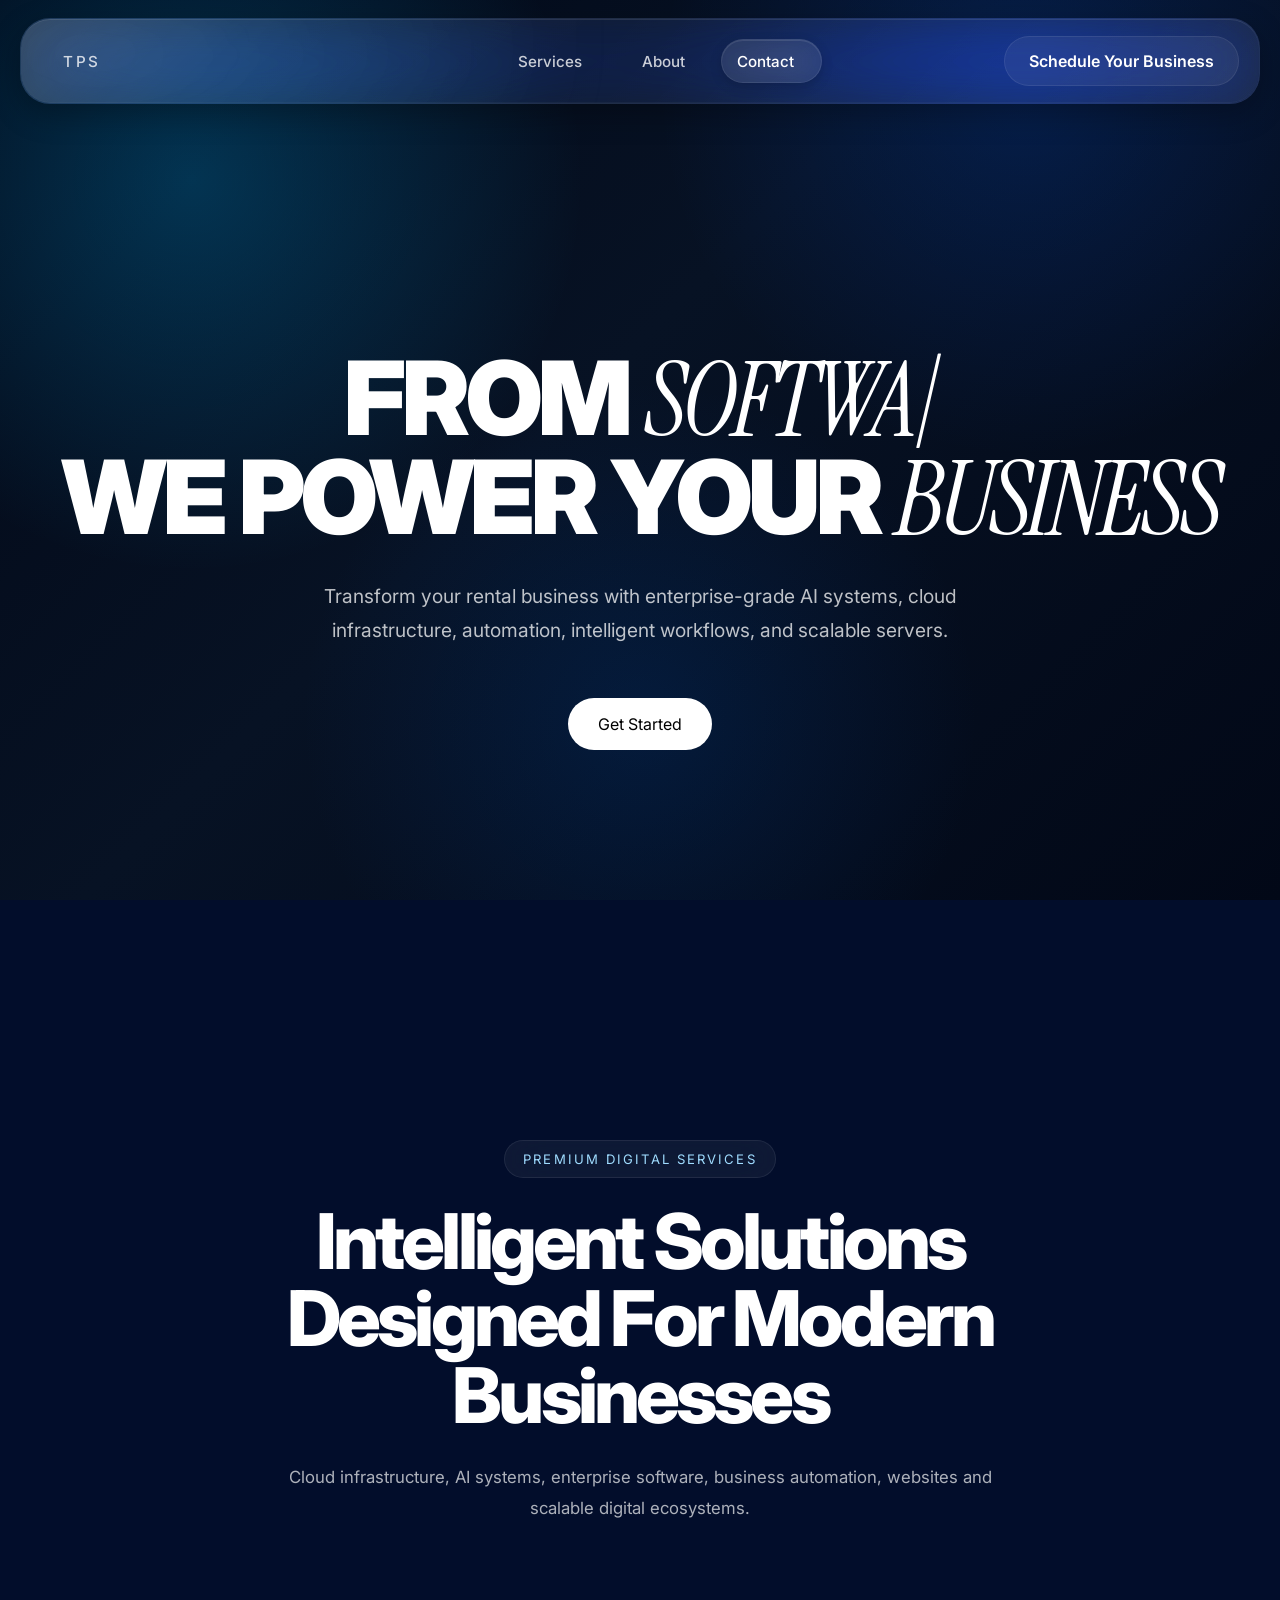
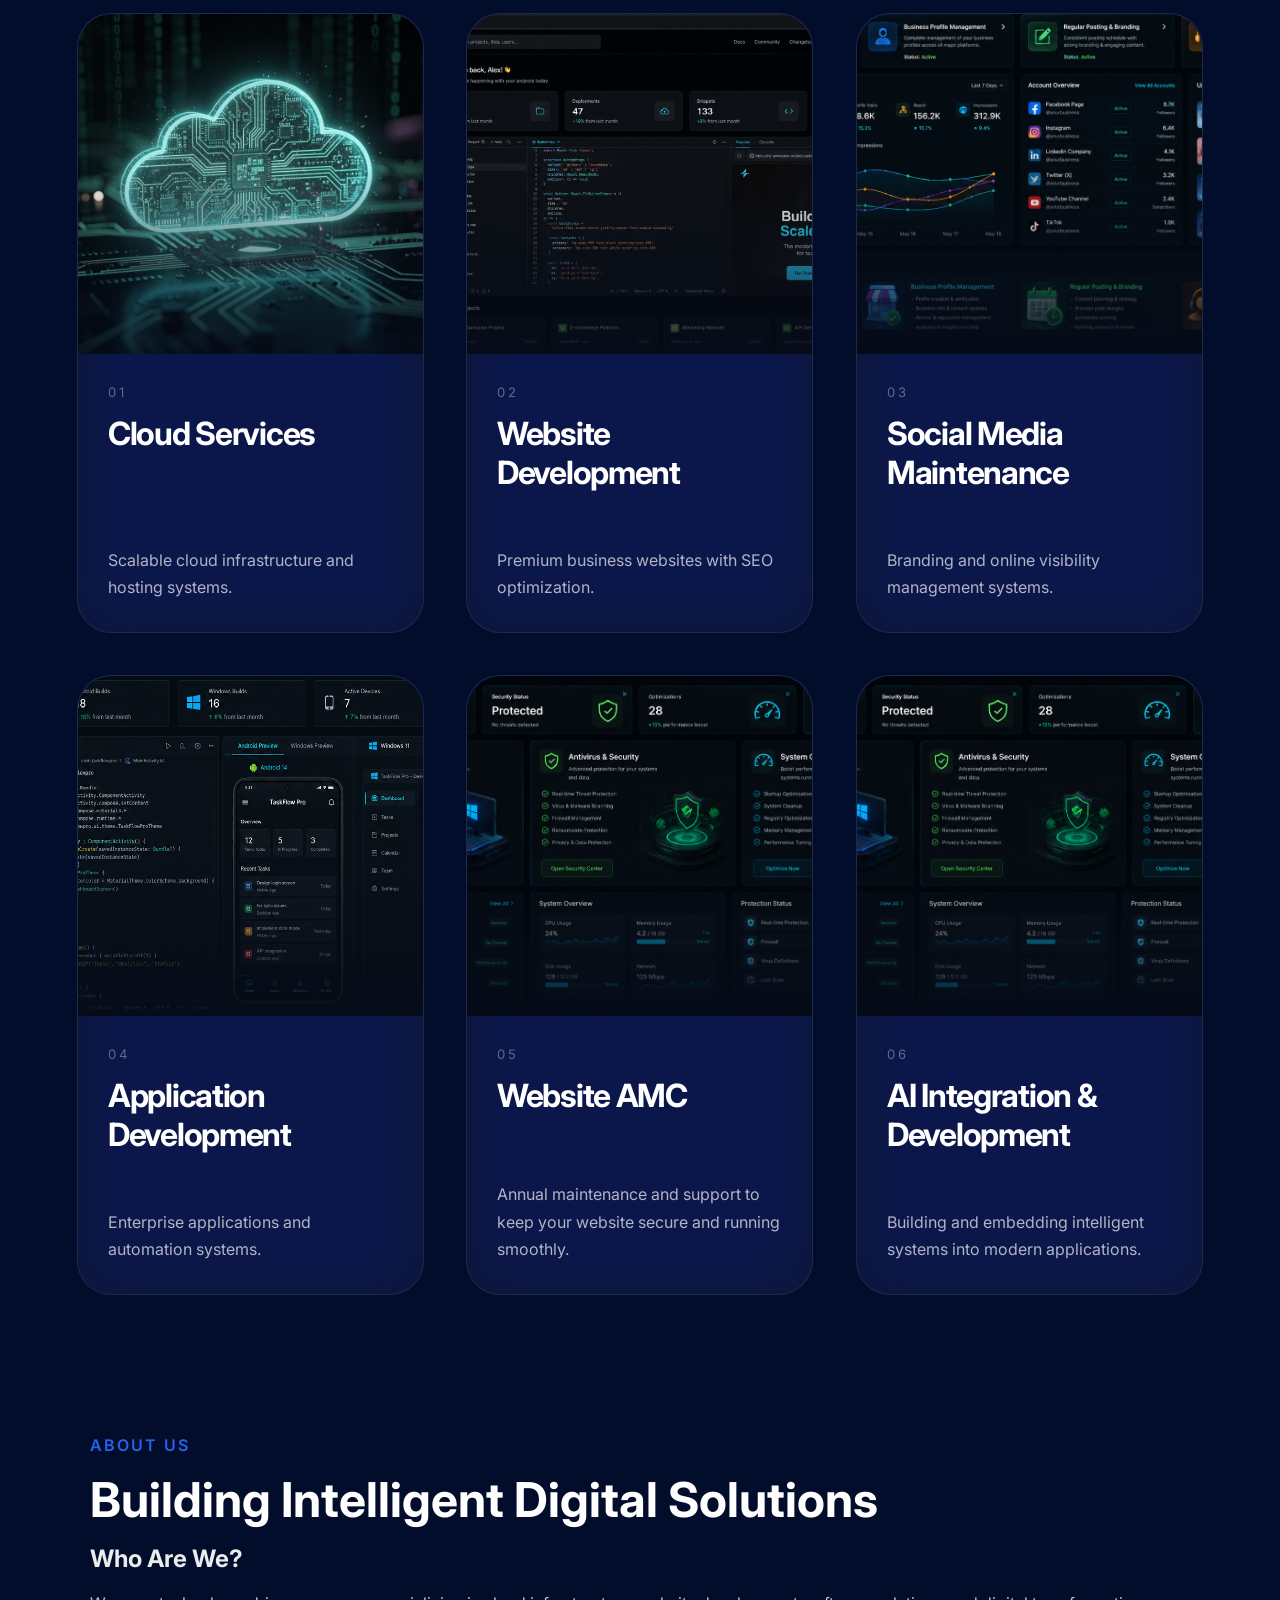
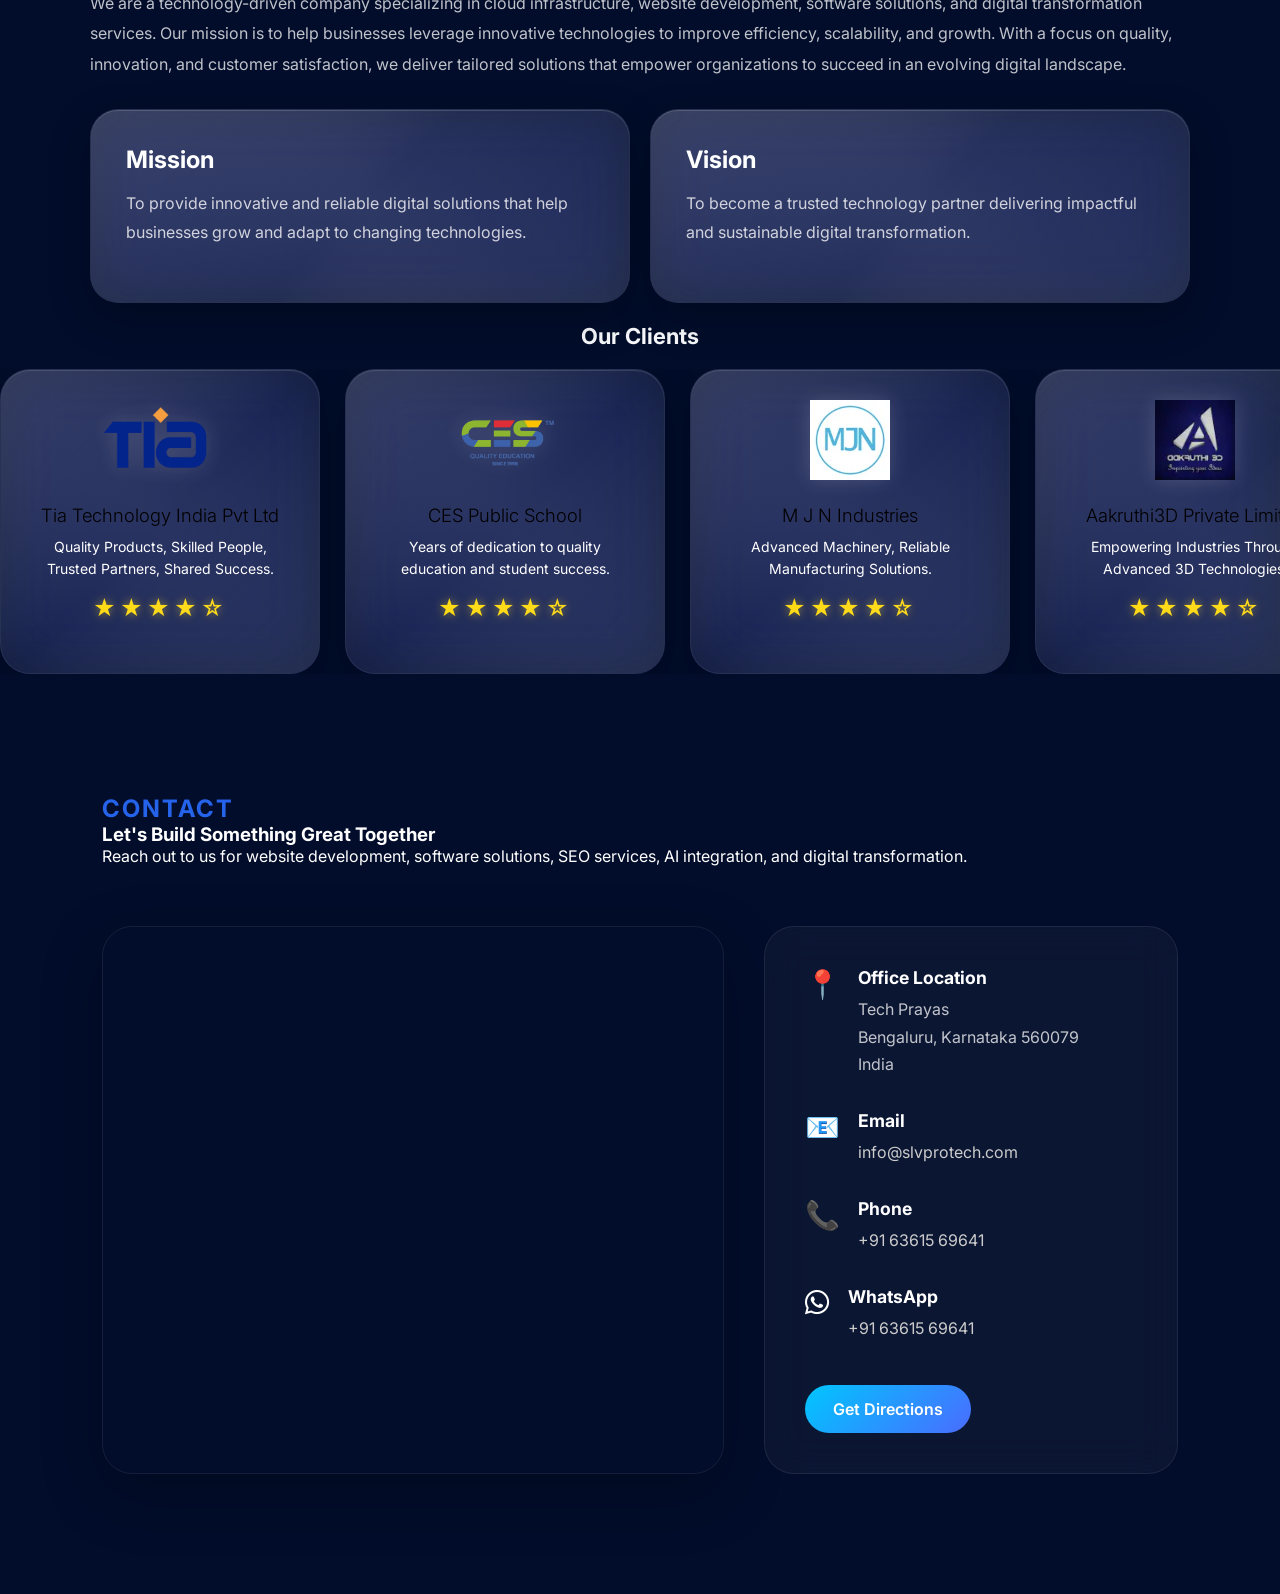
<file: index.html>
<!DOCTYPE html>
<html lang="en">

<head>

    <meta charset="UTF-8">

    <meta name="viewport" content="width=device-width, initial-scale=1.0">

    <title>SLV Systems</title>

    <!-- GOOGLE FONTS -->

    <link rel="preconnect" href="https://fonts.googleapis.com">

    <link rel="preconnect" href="https://fonts.gstatic.com" crossorigin>

    <link href="https://fonts.googleapis.com/css2?family=Inter:wght@400;500;600;700;800;900&family=Instrument+Serif:ital@1&display=swap" rel="stylesheet">

    <link rel="stylesheet" href="https://cdnjs.cloudflare.com/ajax/libs/font-awesome/6.5.1/css/all.min.css">
    <!-- CSS -->

    <link rel="stylesheet" href="style.css">

</head>

<body>

    <!-- BACKGROUND -->

    <div class="background"></div>

    <!-- NAVBAR -->

    <header class="navbar-wrapper">

        <nav class="navbar">

            <!-- LOGO -->

            <a href="#hero" class="logo nav-link active">

                TPS

            </a>

            <!-- NAVIGATION -->
            &nbsp;
            <ul class="nav-links" id="navLinks">

                <!-- IOS LIQUID PILL -->

                <div class="nav-pill" id="navPill"></div>

                <li>

                    <a href="#services" class="nav-link">

                        Services

                    </a>

                </li>

                <li>


                </li>

                <li>

                    <a href="#about" class="nav-link">

                        About

                    </a>

                </li>

                <li>

                    <a href="#contact" class="nav-link">

                        Contact

                    </a>

                </li>

            </ul>

            <!-- CTA -->

            <a href="register.html" class="cta-btn">

                Schedule Your Business

            </a>

            <!-- MOBILE BUTTON -->

            <div class="menu-btn" id="menuBtn">

                <span></span>
                <span></span>
                <span></span>

            </div>

        </nav>

    </header>
    <br><br><br><br><br>

    <!-- MOBILE MENU -->

    <aside class="mobile-menu" id="mobileMenu">

        <div class="mobile-header">

            <h2>SLV</h2>

            <button id="closeMenu">

                ×

            </button>

        </div>

        <ul>

            <li>
                <a href="#services">Services</a>
            </li>


            <li>
                <a href="#about">About</a>
            </li>

            <li>
                <a href="#contact">Contact</a>
            </li>

        </ul>

    </aside>

    <!-- HERO -->

    <main class="hero" id="hero">

        <h1 class="hero-title">

            FROM

            <span id="typed" class="intelligent"></span>

            <br> WE POWER YOUR

            <span class="intelligent">

                BUSINESS

            </span>

        </h1>

        <p class="hero-subtitle">

            Transform your rental business with enterprise-grade AI systems, cloud infrastructure, automation, intelligent workflows, and scalable servers.

        </p>

        <div class="hero-actions">

            <a href="#services" class="primary-btn">

                Get Started

            </a>


        </div>

    </main>

    <!-- SECTIONS -->

    <section class="services-section" id="services">

        <div class="services-header">

            <span class="mini-tag">
            PREMIUM DIGITAL SERVICES
        </span>

            <h2 class="services-title">
                Intelligent Solutions Designed For Modern Businesses
            </h2>

            <p class="services-subtitle">

                Cloud infrastructure, AI systems, enterprise software, business automation, websites and scalable digital ecosystems.

            </p>

        </div>

        <div class="services-grid">

            <!-- CARD -->

            <article class="service-card">

                <div class="card-image">

                    <img src="assets/cloud.jpeg" alt="">

                </div>

                <div class="card-content">

                    <span class="card-index">
                    01
                </span>

                    <h3>
                        Cloud Services
                    </h3>

                    <p>
                        Scalable cloud infrastructure and hosting systems.
                    </p>

                </div>

                <div class="card-expand">

                    <ul>

                        <li>Cloud Setup & Management</li>
                        <li>Cloud Server & Backup Solutions</li>
                        <li>Business Email & Hosting</li>

                    </ul>
                    <a href="service/cloudservice.html" class="service-btn">
                    Learn More
                    </a>

                </div>

            </article>

            <!-- CARD -->

            <article class="service-card">

                <div class="card-image">

                    <img src="assets/webpage2.png" alt="">

                </div>

                <div class="card-content">

                    <span class="card-index">
                    02
                </span>

                    <h3>
                        Website Development
                    </h3>

                    <p>
                        Premium business websites with SEO optimization.
                    </p>

                </div>

                <div class="card-expand">

                    <ul>

                        <li>Business Website Design</li>
                        <li>Domain & Hosting</li>
                        <li>Website Maintenance</li>
                        <li>SEO Optimization</li>

                    </ul>
                    <a href="service/websitedev.html" class="service-btn">
                    Learn More
                    </a>
                </div>

            </article>

            <!-- CARD -->

            <article class="service-card">

                <div class="card-image">

                    <img src="assets/socialmedia.png" alt="">

                </div>

                <div class="card-content">

                    <span class="card-index">
                    03
                </span>

                    <h3>
                        Social Media Maintenance
                    </h3>

                    <p>
                        Branding and online visibility management systems.
                    </p>

                </div>

                <div class="card-expand">

                    <ul>

                        <li>Business Profile Management</li>
                        <li>Regular Posting & Branding</li>
                        <li>Online Presence Support</li>

                    </ul>

                </div>

            </article>

            <!-- CARD -->

            <article class="service-card">

                <div class="card-image">

                    <img src="assets/app2.png" alt="">

                </div>

                <div class="card-content">

                    <span class="card-index">
                    04
                </span>

                    <h3>
                        Application Development
                    </h3>

                    <p>
                        Enterprise applications and automation systems.
                    </p>

                </div>

                <div class="card-expand">

                    <ul>

                        <li>Billing Software Development</li>
                        <li>Costumized Applications </li>
                        <li>Mobile Applications Development</li>
                        <li>Web Applications Development</li>

                    </ul>

                </div>


            </article>

            <!-- CARD -->

            <article class="service-card">

                <div class="card-image">

                    <img src="assets/services.png" alt="">

                </div>

                <div class="card-content">

                    <span class="card-index">
                    05
                </span>

                    <h3>
                        Website AMC
                    </h3>

                    <p>
                        Annual maintenance and support to keep your website secure and running smoothly.
                    </p>

                </div>

                <div class="card-expand">

                    <ul>

                        <li>Regular Updates & Backups</li>
                        <li>Security Monitoring</li>
                        <li>Performance Optimization</li>
                    </ul>

                </div>

            </article>

            <article class="service-card">

                <div class="card-image">

                    <img src="assets/services.png" alt="">

                </div>

                <div class="card-content">

                    <span class="card-index">
                    06
                </span>

                    <h3>
                        AI Integration & Development
                    </h3>

                    <p>
                        Building and embedding intelligent systems into modern applications.
                    </p>

                </div>

                <div class="card-expand">

                    <ul>

                        <li>Machine Learning Solutions</li>
                        <li>AI-Powered Automation</li>
                        <li>Intelligent System Design</li>

                    </ul>

                </div>

            </article>

        </div>

    </section>
    <!-- =========================================
     MOBILE CTA
========================================= -->

    <section class="mobile-only-cta">

        <div class="mobile-only-cta-card">

            <span>

            SLV PROTECH

        </span>

            <h2>

                Start Your Digital Journey

            </h2>

            <p>

                Transform your business with scalable cloud, software and digital infrastructure solutions.

            </p>

            <a href="register.html" class="mobile-only-cta-btn">

            Start Your Project

            <span>
                →
            </span>

        </a>

        </div>

    </section>
    <section class="section" id="about">

        <div class="about-container">
            <!--about image
         <div class="about-image">

            <img src="images/about-us.png" alt="About Us">

        </div>-->

            <div class="about-content">

                <span class="section-tag">
                ABOUT US
                </span>

                <h2>
                    Building Intelligent Digital Solutions
                </h2>

                <h3>
                    Who Are We?
                </h3>

                <p>
                    We are a technology-driven company specializing in cloud infrastructure, website development, software solutions, and digital transformation services. Our mission is to help businesses leverage innovative technologies to improve efficiency, scalability,
                    and growth. With a focus on quality, innovation, and customer satisfaction, we deliver tailored solutions that empower organizations to succeed in an evolving digital landscape.
                </p>

                <div class="mission-vision">

                    <div class="box">
                        <h3>Mission</h3>
                        <p>
                            To provide innovative and reliable digital solutions that help businesses grow and adapt to changing technologies.
                        </p>
                    </div>

                    <div class="box">
                        <h3>Vision</h3>
                        <p>
                            To become a trusted technology partner delivering impactful and sustainable digital transformation.
                        </p>
                    </div>

                </div>

            </div>

        </div>

        <h2 class="section-title">
            Our Clients
        </h2>

        <!-- Desktop / Tablet -->
        <div class="slider">

            <div class="slide-track">

                <div class="client-card">
                    <img src="icons/TIA.png" alt="TIA">
                    <h3>Tia Technology India Pvt Ltd </h3>
                    <p>Quality Products, Skilled People, Trusted Partners, Shared Success.</p>
                    <div class="client-rating">
                        ★★★★☆
                    </div>
                </div>

                <div class="client-card">
                    <img src="icons/CES logo copy.png" alt="CES">
                    <h3>CES Public School</h3>
                    <p>Years of dedication to quality education and student success.</p>
                    <div class="client-rating">
                        ★★★★☆
                    </div>
                </div>

                <div class="client-card">
                    <img src="icons/mjn.webp" alt="MJN">
                    <h3>M J N Industries</h3>
                    <p>Advanced Machinery, Reliable Manufacturing Solutions.</p>
                    <div class="client-rating">
                        ★★★★☆
                    </div>
                </div>

                <div class="client-card">
                    <img src="icons/aakruthi.webp" alt="Aakruthi">
                    <h3>Aakruthi3D Private Limited</h3>
                    <p>Empowering Industries Through Advanced 3D Technologies.</p>
                    <div class="client-rating">
                        ★★★★☆
                    </div>
                </div>

                <div class="client-card">
                    <img src="icons/equity.avif" alt="Equity">
                    <h3>Equity Developers and Builders</h3>
                    <p>Your Trusted Partner in Design, Build & Development.</p>
                    <div class="client-rating">
                        ★★★★☆
                    </div>
                </div>

                <div class="client-card">
                    <img src="icons/kts.png" alt="KTS">
                    <h3>KTS Wealth</h3>
                    <p>Smart Investments for a Stronger Tomorrow.</p>
                    <div class="client-rating">
                        ★★★★☆
                    </div>
                </div>

                <div class="client-card">
                    <img src="icons/r-tech.png" alt="R-Tech">
                    <h3>ATEM R-TECH SOLUTIONS (OPC) PRIVATE LIMITED</h3>
                    <p>Building Smarter Futures Through Innovation.</p>
                    <div class="client-rating">
                        ★★★★☆
                    </div>
                </div>

                <div class="client-card">
                    <img src="icons/sl.png" alt="Siddhi Loha">
                    <h3>Siddhi Loha Private Limited</h3>
                    <p>Precision in Metal, Excellence in Every Detail.</p>
                    <div class="client-rating">
                        ★★★★☆
                    </div>
                </div>

                <div class="client-card">
                    <img src="icons/bvts.png" alt="R-Tech">
                    <h3>Brilliant’s Valley International Residential School and Pre-University College</h3>
                    <p>Building Bright Future.</p>
                    <div class="client-rating">
                        ★★★★☆
                    </div>
                </div>

                <div class="client-card">
                    <img src="icons/smartgeniee.png" alt="Siddhi Loha">
                    <h3>Smart Geniee</h3>
                    <p>Your Trusted Partner in Facility Management.</p>
                    <div class="client-rating">
                        ★★★★☆
                    </div>
                </div>

                <!-- Duplicate for seamless loop -->

                <div class="client-card">
                    <img src="icons/TIA.png" alt="TIA">
                    <h3>Tia Technology India Pvt Ltd </h3>
                    <p>Quality Products, Skilled People, Trusted Partners, Shared Success.</p>
                    <div class="client-rating">
                        ★★★★☆
                    </div>
                </div>

                <div class="client-card">
                    <img src="icons/CES logo copy.png" alt="CES">
                    <h3>CES Public School</h3>
                    <p>Years of dedication to quality education and student success.</p>
                    <div class="client-rating">
                        ★★★★☆
                    </div>
                </div>

                <div class="client-card">
                    <img src="icons/mjn.png" alt="MJN">
                    <h3>M J N Industries</h3>
                    <p>Advanced Machinery, Reliable Manufacturing Solutions.</p>
                    <div class="client-rating">
                        ★★★★☆
                    </div>
                </div>

            </div>

        </div>

        <!-- Mobile Slider -->

        <div class="mobile-slider">

            <div class="slide active">
                <img src="icons/TIA.png" alt="">
                <h3>Tia Technology India Pvt Ltd </h3>
                <p>Quality Products, Skilled People, Trusted Partners, Shared Success.</p>
                <div class="client-rating">
                    ★★★★☆
                </div>
            </div>

            <div class="slide">
                <img src="icons/CES logo copy.png" alt="">
                <h3>CES Public School</h3>
                <p>Years of dedication to quality education and student success.</p>
                <div class="client-rating">
                    ★★★★☆
                </div>
            </div>

            <div class="slide">
                <img src="icons/mjn.png" alt="">
                <h3>M J N Industries</h3>
                <p>Advanced Machinery, Reliable Manufacturing Solutions.</p>
                <div class="client-rating">
                    ★★★★☆
                </div>
            </div>

            <div class="slide">
                <img src="icons/sl.png" alt="">
                <h3>Siddhi Loha Private Limited</h3>
                <p>Precision in Metal, Excellence in Every Detail.</p>
                <div class="client-rating">
                    ★★★★☆
                </div>
            </div>

            <div class="slide">
                <img src="icons/aakruthi.webp" alt="Aakruthi">
                <h3>Aakruthi3D Private Limited</h3>
                <p>Empowering Industries Through Advanced 3D Technologies.</p>
                <div class="client-rating">
                    ★★★★☆
                </div>
            </div>

            <div class="slide">
                <img src="icons/equity.avif" alt="Equity">
                <h3>Equity Developers and Builders</h3>
                <p>Your Trusted Partner in Design, Build & Development.</p>
                <div class="client-rating">
                    ★★★★☆
                </div>
            </div>

            <div class="slide">
                <img src="icons/kts.png" alt="KTS">
                <h3>KTS Wealth</h3>
                <p>Smart Investments for a Stronger Tomorrow.</p>
                <div class="client-rating">
                    ★★★★☆
                </div>
            </div>

            <div class="slide">
                <img src="icons/r-tech.png" alt="R-Tech">
                <h3>ATEM R-TECH SOLUTIONS (OPC) PRIVATE LIMITED</h3>
                <p>Building Smarter Futures Through Innovation.</p>
                <div class="client-rating">
                    ★★★★☆
                </div>
            </div>

            <div class="slide">
                <img src="icons/bvts.png" alt="R-Tech">
                <h3>Brilliant’s Valley International Residential School and Pre-University College</h3>
                <p>Building Bright Future.</p>
                <div class="client-rating">
                    ★★★★☆
                </div>
            </div>

            <div class="slide">
                <img src="icons/smartgeniee.png" alt="Siddhi Loha">
                <h3>Smart Geniee</h3>
                <p>Your Trusted Partner in Facility Management.</p>
                <div class="client-rating">
                    ★★★★☆
                </div>
            </div>
        </div>

    </section>

    <section id="contact" class="contact-section">

        <div class="section-header">

            <span class="section-tag">
            <h2>CONTACT</h2>
        </span>

            <h3>
                Let's Build Something Great Together
            </h3>

            <p>
                Reach out to us for website development, software solutions, SEO services, AI integration, and digital transformation.
            </p>

        </div>

        <div class="contact-grid">

            <!-- MAP -->

            <div class="contact-map">

                <iframe src="https://www.google.com/maps/embed?pb=!4v1780034561030!6m8!1m7!1sBxZzXbe_RibVxdHY5J5kkg!2m2!1d12.9815587167518!2d77.55406361021885!3f180!4f6.469999999999999!5f0.7820865974627469" allowfullscreen="" loading="lazy" referrerpolicy="no-referrer-when-downgrade">
            </iframe>

            </div>

            <!-- INFO -->

            <div class="contact-card">

                <div class="contact-item">

                    <div class="contact-icon">📍</div>

                    <div>

                        <h3>Office Location</h3>

                        <p>
                            Tech Prayas<br> Bengaluru, Karnataka 560079<br> India
                        </p>

                    </div>

                </div>

                <div class="contact-item">

                    <div class="contact-icon">📧</div>

                    <div>

                        <h3>Email</h3>

                        <a href="mailto:info@slvprotech.com">
            info@slvprotech.com
        </a>

                    </div>

                </div>

                <div class="contact-item">

                    <div class="contact-icon">📞</div>

                    <div>

                        <h3>Phone</h3>

                        <a href="tel:+916361569641">
            +91 63615 69641
        </a>

                    </div>
                </div>
                <div class="contact-item">
                    <div class="contact-icon">
                        <i class="fa-brands fa-whatsapp"></i>
                    </div>
                    <div>
                        <h3>WhatsApp</h3>
                        <a href="https://wa.me/916361569641" target="_blank">
            +91 63615 69641
        </a>
                    </div>
                </div>    

                <a href="https://maps.google.com/?q=12.9814901,77.5541000" target="_blank" class="direction-btn">

    Get Directions

</a>

            </div>

        </div>

    </section>

    <!-- JS -->

    <script src="js/typed.js"></script>

    <script src="js/app.js"></script>

</body>

</html>
</file>
<file: style.css>
/* =========================
   RESET
========================= */

* {
    margin: 0;
    padding: 0;
    box-sizing: border-box;
}

html {
    scroll-behavior: smooth;
}

body {
    font-family: 'Inter', sans-serif;
    background: #050b18;
    color: #fff;
    overflow-x: hidden;
}


/* =========================
   BACKGROUND
========================= */

.background {
    position: fixed;
    inset: 0;
    z-index: -2;
    background: radial-gradient( circle at 15% 20%, rgba(0, 180, 255, 0.24), transparent 30%), radial-gradient( circle at 80% 10%, rgba(0, 90, 255, 0.18), transparent 28%), radial-gradient( circle at 50% 80%, rgba(0, 70, 160, 0.22), transparent 35%), linear-gradient( 135deg, #020817 0%, #071224 45%, #020817 100%);
}


/* =========================
   NAVBAR WRAPPER
========================= */

.navbar-wrapper {
    position: fixed;
    top: 18px;
    width: 100%;
    padding: 0 20px;
    z-index: 1000;
}


/* =========================
   NAVBAR
========================= */

.navbar {
    max-width: 1320px;
    margin: auto;
    display: flex;
    align-items: center;
    justify-content: space-between;
    padding: 14px 20px;
    border-radius: 30px;
    position: relative;
    overflow: hidden;
    background: rgba(255, 255, 255, 0.045);
    backdrop-filter: blur(32px) saturate(240%) brightness(1.12);
    -webkit-backdrop-filter: blur(32px) saturate(240%) brightness(1.12);
    border: 1px solid rgba(255, 255, 255, 0.08);
    box-shadow: inset 0 1px 0 rgba(255, 255, 255, 0.10), inset 0 -1px 0 rgba(255, 255, 255, 0.03), 0 10px 30px rgba(0, 0, 0, 0.28);
}


/* LIQUID REFLECTION */

.navbar::before {
    content: "";
    position: absolute;
    inset: 0;
    border-radius: inherit;
    pointer-events: none;
    background: linear-gradient( 135deg, rgba(255, 255, 255, 0.14) 0%, rgba(255, 255, 255, 0.03) 22%, rgba(255, 255, 255, 0.01) 45%, rgba(255, 255, 255, 0.07) 100%);
    opacity: .9;
    mix-blend-mode: screen;
}


/* FLOATING LIGHT */

.navbar::after {
    content: "";
    position: absolute;
    inset: -60%;
    background: radial-gradient( circle at 30% 30%, rgba(255, 255, 255, 0.10), transparent 28%);
    opacity: .7;
    filter: blur(40px);
    animation: liquidFloat 10s linear infinite;
}

@keyframes liquidFloat {
    0% {
        transform: translateX(-10%) translateY(-10%) scale(1.4);
    }
    50% {
        transform: translateX(10%) translateY(5%) scale(1.7);
    }
    100% {
        transform: translateX(-10%) translateY(-10%) scale(1.4);
    }
}


/* =========================
   LOGO
========================= */

.logo {
    position: relative;
    z-index: 5;
    text-decoration: none;
    color: #fff;
    font-weight: 800;
    letter-spacing: .18em;
    font-size: 1rem;
}


/* =========================
   NAV LINKS
========================= */

.nav-links {
    position: relative;
    display: flex;
    align-items: center;
    gap: 8px;
    padding: 6px;
    border-radius: 999px;
    list-style: none;
    z-index: 5;
}

.nav-links li {
    position: relative;
    z-index: 3;
}

.nav-link {
    position: relative;
    z-index: 3;
    display: flex;
    align-items: center;
    justify-content: center;
    height: 44px;
    padding: 0 22px;
    border-radius: 999px;
    text-decoration: none;
    white-space: nowrap;
    color: rgba(255, 255, 255, 0.78);
    font-size: .95rem;
    font-weight: 500;
    transition: color .3s ease;
    -webkit-tap-highlight-color: transparent;
}

.nav-link.active {
    color: #fff;
}


/* =========================
   IOS LIQUID PILL
========================= */

.nav-pill {
    position: absolute;
    top: 6px;
    left: 6px;
    width: 0;
    height: 44px;
    border-radius: 999px;
    background: rgba(255, 255, 255, 0.08);
    backdrop-filter: blur(18px) saturate(180%);
    border: 1px solid rgba(255, 255, 255, 0.08);
    box-shadow: inset 0 1px 0 rgba(255, 255, 255, 0.10), 0 4px 12px rgba(0, 0, 0, 0.18);
    z-index: 1;
    transition: transform 820ms cubic-bezier(0.16, 1, 0.3, 1), width 820ms cubic-bezier(0.16, 1, 0.3, 1);
}


/* =========================
   CTA BUTTON
========================= */

.cta-btn {
    position: relative;
    z-index: 5;
    overflow: hidden;
    text-decoration: none;
    padding: 14px 24px;
    border-radius: 999px;
    color: #fff;
    font-weight: 600;
    background: rgba(255, 255, 255, 0.06);
    border: 1px solid rgba(255, 255, 255, 0.08);
    transition: transform .35s ease, border .35s ease;
}

.cta-btn::before {
    content: "";
    position: absolute;
    inset: 0;
    background: linear-gradient( 135deg, #6a67d3, #9d74ab, #c27c8d, #e8856e);
    opacity: 0;
    transition: opacity .45s ease;
    z-index: -1;
}

.cta-btn:hover {
    transform: translateY(-2px);
    border: 1px solid rgba(255, 255, 255, 0.16);
}

.cta-btn:hover::before {
    opacity: 1;
}


/* =========================
   MOBILE BUTTON
========================= */

.menu-btn {
    display: none;
    flex-direction: column;
    gap: 5px;
    cursor: pointer;
    z-index: 5;
}

.menu-btn span {
    width: 24px;
    height: 2px;
    background: #fff;
}


/* =========================
   MOBILE MENU
========================= */

.mobile-menu {
    position: fixed;
    top: 0;
    right: -100%;
    width: 320px;
    height: 100vh;
    background: rgba(5, 11, 24, 0.96);
    backdrop-filter: blur(24px);
    padding: 30px;
    z-index: 3000;
    transition: .4s ease;
}

.mobile-menu.active {
    right: 0;
}

.mobile-header {
    display: flex;
    align-items: center;
    justify-content: space-between;
    margin-bottom: 60px;
}

.mobile-header button {
    background: none;
    border: none;
    color: #fff;
    font-size: 2rem;
    cursor: pointer;
}

.mobile-menu ul {
    list-style: none;
}

.mobile-menu li {
    margin-bottom: 30px;
}

.mobile-menu a {
    text-decoration: none;
    color: #fff;
    font-size: 1.2rem;
}


/* =========================
   MENU BACKDROP
========================= */

.menu-backdrop {
    position: fixed;
    inset: 0;
    background: rgba(0, 0, 0, 0.45);
    backdrop-filter: blur(8px);
    opacity: 0;
    visibility: hidden;
    transition: .3s;
    z-index: 2500;
}

.menu-backdrop.active {
    opacity: 1;
    visibility: visible;
}

body.no-scroll {
    overflow: hidden;
}


/* =========================
   HERO
========================= */

.hero {
    min-height: 100vh;
    display: flex;
    flex-direction: column;
    justify-content: center;
    align-items: center;
    text-align: center;
    padding: 0 24px;
}

.hero-title {
    font-size: clamp(3rem, 8vw, 7rem);
    line-height: .95;
    font-weight: 900;
    letter-spacing: -0.04em;
    max-width: 1200px;
}

.intelligent {
    font-family: 'Instrument Serif', serif;
    font-style: italic;
    font-weight: 400;
}

.hero-subtitle {
    max-width: 760px;
    margin-top: 30px;
    font-size: 1.2rem;
    line-height: 1.8;
    color: rgba(255, 255, 255, 0.74);
}


/* =========================
   HERO BUTTONS
========================= */

.hero-actions {
    margin-top: 50px;
    display: flex;
    gap: 20px;
    flex-wrap: wrap;
}

.primary-btn,
.secondary-btn {
    text-decoration: none;
    padding: 16px 30px;
    border-radius: 999px;
    transition: transform .3s ease;
}

.primary-btn {
    background: #fff;
    color: #000;
}

.secondary-btn {
    color: #fff;
    background: rgba(255, 255, 255, 0.06);
    border: 1px solid rgba(255, 255, 255, 0.10);
    backdrop-filter: blur(20px);
}

.primary-btn:hover,
.secondary-btn:hover {
    transform: translateY(-2px);
}


/* =========================
   TYPED CURSOR
========================= */

#typed::after {
    content: "|";
    animation: blink .8s infinite;
}

@keyframes blink {
    50% {
        opacity: 0;
    }
}


/* =========================
   SERVICES SECTION
========================= */

.services-section {
    position: relative;
    padding: 140px 6vw;
}


/* HEADER */

.services-header {
    max-width: 900px;
    margin: auto;
    text-align: center;
    margin-bottom: 90px;
}

.mini-tag {
    display: inline-flex;
    padding: 10px 18px;
    border-radius: 999px;
    background: rgba(255, 255, 255, 0.05);
    border: 1px solid rgba(255, 255, 255, 0.08);
    backdrop-filter: blur(20px);
    color: #9fdcff;
    font-size: .82rem;
    letter-spacing: .16em;
    margin-bottom: 26px;
}

.services-title {
    font-size: clamp(2.8rem, 6vw, 5rem);
    line-height: 1;
    font-weight: 800;
    letter-spacing: -0.05em;
    margin-bottom: 28px;
}

.services-subtitle {
    color: rgba(255, 255, 255, 0.68);
    line-height: 1.8;
    font-size: 1.05rem;
    max-width: 720px;
    margin: auto;
}


/* GRID */

.services-grid {
    display: grid;
    grid-template-columns: repeat(auto-fit, minmax(340px, 1fr));
    gap: 42px;
    align-items: start;
}


/* CARD */

.service-card {
    position: relative;
    display: flex;
    flex-direction: column;
    justify-content: flex-start;
    border-radius: 34px;
    overflow: visible;
    background: rgba(255, 255, 255, 0.045);
    backdrop-filter: blur(28px) saturate(180%);
    -webkit-backdrop-filter: blur(28px) saturate(180%);
    border: 1px solid rgba(255, 255, 255, 0.08);
    min-height: 620px;
    transition: transform .9s cubic-bezier(.175, .885, .32, 1.275), border-color .4s ease, box-shadow .5s ease;
    will-change: transform;
    cursor: pointer;
}


/* IMAGE */

.card-image {
    position: relative;
    height: 340px;
    min-height: 340px;
    overflow: hidden;
    border-radius: 34px 34px 0 0;
}

.card-image::after {
    content: "";
    position: absolute;
    inset: 0;
    background: linear-gradient( to top, rgba(5, 11, 24, 0.88), transparent 55%);
}

.card-image img {
    width: 100%;
    height: 100%;
    object-fit: cover;
    transition: transform 1.2s cubic-bezier(.175, .885, .32, 1.1);
}

.service-card:hover img {
    transform: scale(1.08);
}


/* CONTENT */

.card-content {
    display: flex;
    flex-direction: column;
    justify-content: flex-start;
    flex: 1;
    padding: 30px;
    min-height: 220px;
}

.card-index {
    color: rgba(255, 255, 255, 0.35);
    font-size: .82rem;
    letter-spacing: .2em;
}

.card-content h3 {
    font-size: 2rem;
    margin: 14px 0;
    letter-spacing: -0.04em;
}

.card-content p {
    color: rgba(255, 255, 255, 0.68);
    line-height: 1.7;
    margin-top: auto;
}


/* EXPAND PANEL */

.card-expand {
    max-height: 0;
    overflow: hidden;
    opacity: 0;
    padding: 0 30px;
    transition: max-height .8s cubic-bezier(.175, .885, .32, 1.275), opacity .45s ease, padding .6s ease;
    border-top: 1px solid rgba(255, 255, 255, 0);
    background: linear-gradient( to bottom, rgba(255, 255, 255, 0.02), rgba(255, 255, 255, 0.045));
    border-radius: 0 0 34px 34px;
}

.service-card:hover .card-expand {
    max-height: 340px;
    opacity: 1;
    padding: 28px 30px;
    border-top: 1px solid rgba(255, 255, 255, 0.08);
}


/* LIST */

.card-expand ul {
    list-style: none;
}

.card-expand li {
    position: relative;
    padding-left: 24px;
    margin-bottom: 16px;
    color: rgba(255, 255, 255, 0.84);
    line-height: 1.6;
}

.card-map {
    max-height: 450px;
    width: 1020px;
    position: relative;
    align-items: center;
    justify-content: center;
    display: flexbox;
}

.card-expand li::before {
    content: "";
    position: absolute;
    left: 0;
    top: 10px;
    width: 8px;
    height: 8px;
    border-radius: 50%;
    background: #5ad6ff;
    box-shadow: 0 0 14px #5ad6ff;
}

.card-expand a {
     color: #fff;
}


/* HOVER */

.service-card:hover {
    transform: translateY(-10px) scale(1.015);
    border-color: rgba(120, 200, 255, 0.24);
    box-shadow: 0 24px 60px rgba(0, 0, 0, 0.35);
}

.contact-section {
    padding: 120px 8%;
}

.contact-grid {
    display: grid;
    grid-template-columns: 1.2fr 0.8fr;
    gap: 40px;
    margin-top: 60px;
}

.contact-map {
    overflow: hidden;
    border-radius: 30px;
    border: 1px solid rgba(255, 255, 255, .08);
    box-shadow: 0 20px 60px rgba(0, 0, 0, .25);
}

.contact-map iframe {
    width: 100%;
    height: 100%;
    min-height: 520px;
    border: none;
}

.contact-card {
    background: rgba(255, 255, 255, .04);
    backdrop-filter: blur(20px);
    border: 1px solid rgba(255, 255, 255, .08);
    border-radius: 30px;
    padding: 40px;
}

.contact-item {
    display: flex;
    gap: 18px;
    margin-bottom: 32px;
}

.contact-icon {
    font-size: 28px;
}

.contact-item h3 {
    margin-bottom: 8px;
    color: #fff;
    font-size: 1.1rem;
}

.contact-item p,
.contact-item a {
    color: rgba(255, 255, 255, .75);
    text-decoration: none;
    line-height: 1.7;
}

.contact-item a:hover {
    color: #fff;
}

.contact-item a {
    color: #ccc;
    text-decoration: none;
}

.contact-item a:hover {
    color: #25D366; /* WhatsApp green */
}

.direction-btn {
    display: inline-flex;
    align-items: center;
    justify-content: center;
    padding: 14px 28px;
    border-radius: 999px;
    background: linear-gradient( 135deg, #00c6ff, #4a6cff);
    color: #fff;
    font-weight: 600;
    text-decoration: none;
    margin-top: 10px;
    transition: .3s;
}

.direction-btn:hover {
    transform: translateY(-3px);
}


/* =========================
   RESPONSIVE
========================= */


/* =========================================
   MOBILE ONLY CTA
========================================= */

.mobile-only-cta {
    display: none;
}


/* =========================================
   MOBILE VIEW
========================================= */

@media(max-width:768px) {
    .mobile-only-cta {
        position: relative;
        width: 100%;
        display: flex;
        justify-content: center;
        align-items: center;
        padding: 70px 16px 110px;
        overflow: hidden;
    }
    /* CARD */
    .mobile-only-cta-card {
        position: relative;
        width: 100%;
        padding: 50px 24px;
        border-radius: 30px;
        overflow: hidden;
        text-align: center;
        background: rgba(255, 255, 255, 0.05);
        backdrop-filter: blur(24px) saturate(180%);
        -webkit-backdrop-filter: blur(24px) saturate(180%);
        border: 1px solid rgba(255, 255, 255, 0.08);
        box-shadow: 0 20px 60px rgba(0, 0, 0, 0.30);
    }
    /* GLOW */
    .mobile-only-cta-card::before {
        content: "";
        position: absolute;
        inset: -40%;
        background: radial-gradient( circle, rgba(0, 210, 255, 0.18), transparent 60%);
        filter: blur(90px);
        animation: mobileGlow 10s linear infinite;
    }
    @keyframes mobileGlow {
        0% {
            transform: translateX(-8%) translateY(-8%);
        }
        50% {
            transform: translateX(8%) translateY(5%);
        }
        100% {
            transform: translateX(-8%) translateY(-8%);
        }
    }
    /* TAG */
    .mobile-only-cta-card span {
        position: relative;
        z-index: 2;
        display: inline-flex;
        padding: 10px 18px;
        border-radius: 999px;
        margin-bottom: 24px;
        background: rgba(255, 255, 255, 0.06);
        border: 1px solid rgba(255, 255, 255, 0.08);
        color: #9fdcff;
        font-size: .78rem;
        font-weight: 600;
        letter-spacing: .16em;
    }
    /* TITLE */
    .mobile-only-cta-card h2 {
        position: relative;
        z-index: 2;
        font-size: 2.8rem;
        line-height: 1;
        letter-spacing: -0.05em;
        margin-bottom: 22px;
        color: white;
    }
    /* TEXT */
    .mobile-only-cta-card p {
        position: relative;
        z-index: 2;
        color: rgba(255, 255, 255, 0.72);
        line-height: 1.8;
        font-size: .95rem;
        margin-bottom: 38px;
    }
    /* BUTTON */
    .mobile-only-cta-btn {
        position: relative;
        z-index: 2;
        width: 100%;
        display: flex;
        align-items: center;
        justify-content: center;
        gap: 10px;
        padding: 18px 24px;
        border-radius: 22px;
        text-decoration: none;
        font-size: .96rem;
        font-weight: 700;
        color: white;
        background: linear-gradient( 135deg, #00d2ff, #6a67d3);
        overflow: hidden;
        transition: transform .4s ease, box-shadow .4s ease;
    }
    /* SHIMMER */
    .mobile-only-cta-btn::before {
        content: "";
        position: absolute;
        inset: 0;
        background: linear-gradient( 120deg, transparent, rgba(255, 255, 255, 0.18), transparent);
        transform: translateX(-100%);
        transition: transform .8s ease;
    }
    .mobile-only-cta-btn:hover::before {
        transform: translateX(100%);
    }
    /* HOVER */
    .mobile-only-cta-btn:hover {
        transform: translateY(-3px);
        box-shadow: 0 16px 35px rgba(0, 210, 255, 0.25);
    }
    /* ARROW */
    .mobile-only-cta-btn span {
        margin: 0;
        padding: 0;
        border: none;
        background: none;
        color: white;
        letter-spacing: 0;
        transition: transform .4s ease;
    }
    .mobile-only-cta-btn:hover span {
        transform: translateX(4px);
    }
}

@media(max-width:950px) {
    .nav-links,
    .cta-btn {
        display: none;
    }
    .menu-btn {
        display: flex;
    }
    .hero-actions {
        flex-direction: column;
    }
}

@media(max-width:768px) {
    .services-section {
        padding: 100px 22px;
    }
    .services-grid {
        grid-template-columns: 1fr;
    }
    .card-expand {
        max-height: none;
        opacity: 1;
        padding: 28px 30px;
        border-top: 1px solid rgba(255, 255, 255, 0.08);
    }
    .service-card:hover {
        transform: none;
    }
    .hero-title {
        font-size: 3.4rem;
    }
    @media (max-width: 768px) {
        .contact-grid {
            display: flex;
            flex-direction: column-reverse;
            gap: 24px;
        }
        .contact-card {
            order: 1;
        }
        .contact-map {
            order: 2;
            width: 100%;
            min-height: 280px;
            border-radius: 24px;
            overflow: hidden;
        }
        .contact-map iframe {
            width: 100%;
            height: 280px;
            min-height: unset;
        }
    }
    @media (max-width:768px) {
        .contact-grid {
            display: block;
        }
        .contact-card {
            margin-bottom: 24px;
        }
        .contact-map {
            width: 100%;
            height: 280px;
        }
        .contact-map iframe {
            width: 100%;
            height: 100%;
        }
    }
}


/* About us*/

.clients-section {
    padding: 80px 0;
    background: #f8fafc;
    overflow: hidden;
}

.section-title {
    text-align: center;
    font-size: 22px;
    margin-top: 20px;
    margin-bottom: 20px;
    color: #f8fafd;
}

.about-section {
    padding: 100px 8%;
    background: #ffffff;
}

.about-container {
    margin: 0 50px; 
    padding: 0 40px;
    display: flex;
    align-items: center;
    justify-content: space-between;
    gap: 60px;
}

.about-image {
    flex: 1;
}

.about-image img {
    width: 100%;
    max-width: 550px;
}

.about-content {
    flex: 1;
}

.section-tag {
    color: #2563eb;
    font-weight: 600;
    letter-spacing: 2px;
}

.about-content h2 {
    font-size: 48px;
    margin: 15px 0;
    color: #ffffff;
}

.about-content h3 {
    font-size: 24px;
    margin-bottom: 15px;
    color: rgba(255, 255, 255, 0.92);
}

.about-content p {
    color: rgba(255, 255, 255, 0.75);
    line-height: 1.9;
    margin-bottom: 20px;
}

.mission-vision {
    display: flex;
    gap: 20px;
    margin-top: 30px;
}

.box {
    position: relative;
    flex: 1;
    padding: 35px;
    border-radius: 28px;
    background: rgba(255, 255, 255, 0.05);
    backdrop-filter: blur(28px) saturate(180%);
    -webkit-backdrop-filter: blur(28px) saturate(180%);
    border: 1px solid rgba(255, 255, 255, 0.10);
    box-shadow: inset 0 1px 0 rgba(255, 255, 255, 0.15), 0 15px 40px rgba(0, 0, 0, 0.25);
    overflow: hidden;
    transition: transform .4s ease, border-color .4s ease, box-shadow .4s ease;
}

.box::before {
    content: "";
    position: absolute;
    inset: 0;
    background: linear-gradient( 135deg, rgba(255, 255, 255, 0.16), rgba(255, 255, 255, 0.02), rgba(255, 255, 255, 0.08));
    pointer-events: none;
}

.box::after {
    content: "";
    position: absolute;
    top: -50%;
    left: -50%;
    width: 200%;
    height: 200%;
    background: radial-gradient( circle, rgba(255, 255, 255, 0.12), transparent 60%);
    animation: glassFloat 12s linear infinite;
}

.box:hover {
    transform: translateY(-8px);
    border-color: rgba(120, 200, 255, 0.35);
    box-shadow: inset 0 1px 0 rgba(255, 255, 255, 0.18), 0 25px 60px rgba(0, 0, 0, 0.35);
}

.box h3 {
    position: relative;
    z-index: 2;
    color: #ffffff;
    margin-bottom: 15px;
}

.box p {
    position: relative;
    z-index: 2;
    color: rgba(255, 255, 255, 0.78);
    line-height: 1.8;
}

@keyframes glassFloat {
    0% {
        transform: translate(-10%, -10%) rotate(0deg);
    }
    100% {
        transform: translate(10%, 10%) rotate(360deg);
    }
}


/* Statistics */


/* Responsive */

@media(max-width:992px) {
    .about-container {
        flex-direction: column;
        text-align: center;
    }
    .mission-vision {
        flex-direction: column;
    }
    .stats-section {
        grid-template-columns: repeat(2, 1fr);
    }
    .about-content h2 {
        font-size: 38px;
    }
}

@media(max-width:768px) {
    .stats-section {
        grid-template-columns: 1fr;
    }
    .about-content h2 {
        font-size: 30px;
    }
}


/* Desktop Slider */

.slider {
    overflow: hidden;
    width: 100%;
}

.slide-track {
    display: flex;
    gap: 25px;
    width: max-content;
    animation: scroll 40s linear infinite;
}

.slider:hover .slide-track {
    animation-play-state: paused;
}

.client-card {
    position: relative;
    width: 320px;
    min-width: 320px;
    padding: 30px;
    text-align: center;
    border-radius: 30px;
    background: rgba(255, 255, 255, 0.05);
    backdrop-filter: blur(30px) saturate(180%);
    -webkit-backdrop-filter: blur(30px) saturate(180%);
    border: 1px solid rgba(255, 255, 255, 0.10);
    box-shadow: inset 0 1px 0 rgba(255, 255, 255, 0.12), 0 15px 40px rgba(0, 0, 0, 0.25);
    overflow: hidden;
    transition: transform .5s ease, border-color .5s ease, box-shadow .5s ease;
}

.client-card::before {
    content: "";
    position: absolute;
    inset: 0;
    background: linear-gradient( 135deg, rgba(255, 255, 255, 0.14), rgba(255, 255, 255, 0.02), rgba(255, 255, 255, 0.08));
    pointer-events: none;
}

.client-card::after {
    content: "";
    position: absolute;
    width: 200%;
    height: 200%;
    top: -50%;
    left: -50%;
    background: radial-gradient( circle, rgba(255, 255, 255, 0.10), transparent 60%);
    animation: clientGlassFloat 12s linear infinite;
}

.client-card:hover {
    transform: translateY(-12px);
    border-color: rgba(120, 200, 255, 0.35);
    box-shadow: inset 0 1px 0 rgba(255, 255, 255, 0.15), 0 25px 60px rgba(0, 0, 0, 0.35);
}

.client-card img {
    position: relative;
    z-index: 2;
    width: 130px;
    height: 90px;
    object-fit: contain;
    margin-bottom: 20px;
    filter: drop-shadow(0 0 10px rgba(255, 255, 255, 0.15));
}

.client-card h3 {
    position: relative;
    z-index: 2;
    color: #ffffff;
    margin-bottom: 12px;
    font-size: 1.15rem;
    font-weight: 700;
}

.client-card p {
    position: relative;
    z-index: 2;
    color: rgba(255, 255, 255, 0.72);
    line-height: 1.7;
    font-size: .92rem;
}

@keyframes clientGlassFloat {
    0% {
        transform: translate(-10%, -10%) rotate(0deg);
    }
    100% {
        transform: translate(10%, 10%) rotate(360deg);
    }
}

.client-card:hover {
    transform: translateY(-10px);
}

.client-card img {
    width: 120px;
    height: 80px;
    object-fit: contain;
    margin-bottom: 20px;
}

.client-card h3 {
    margin-bottom: 10px;
    color: #000000;
}

.client-card p {
    color: #ffffff;
    line-height: 1.6;
    font-size: 14px;
}

.client-card:hover {
    transform: translateY(-10px);
}

.client-card img {
    width: 120px;
    height: 80px;
    object-fit: contain;
    margin-bottom: 20px;
}

.client-card h3 {
    margin-bottom: 10px;
    color: #000000;
    font-weight: 300;
    ;
}

.client-card p {
    color: #ffffff;
    line-height: 1.6;
    font-size: 14px;
}

.client-card:hover {
    transform: translateY(-10px);
}

.client-card img {
    width: 120px;
    height: 80px;
    object-fit: contain;
    margin-bottom: 20px;
}

.client-card h3 {
    margin-bottom: 10px;
    color: #000000;
    font-weight: 300;
    ;
}

.client-card p {
    color: #ffffff;
    line-height: 1.6;
    font-size: 14px;
}

.client-card:hover {
    transform: translateY(-10px);
}

.client-card img {
    width: 120px;
    height: 80px;
    object-fit: contain;
    margin-bottom: 20px;
}

.client-card h3 {
    margin-bottom: 10px;
    color: #000000;
}

.client-card p {
    color: #ffffff;
    line-height: 1.6;
    font-size: 14px;
}

.client-card:hover {
    transform: translateY(-10px);
}

.client-card img {
    width: 120px;
    height: 80px;
    object-fit: contain;
    margin-bottom: 20px;
}

.client-card h3 {
    margin-bottom: 10px;
    #000000;
    font-weight: 500;
}

.client-card p {
    color: #ffffff;
    line-height: 1.6;
    font-size: 14px;
}

.client-card:hover {
    transform: translateY(-10px);
}

.client-card img {
    width: 120px;
    height: 80px;
    object-fit: contain;
    margin-bottom: 20px;
}

.client-card h3 {
    margin-bottom: 10px;
    #000000;
    font-weight: 500;
    ;
}

.client-card p {
    color: #ffffff;
    line-height: 1.6;
    font-size: 14px;
}

.client-card:hover {
    transform: translateY(-10px);
}

.client-card img {
    width: 120px;
    height: 80px;
    object-fit: contain;
    margin-bottom: 20px;
}

.client-card h3 {
    margin-bottom: 10px;
    color: #000000;
    font-weight: 300;
    ;
}

.client-card p {
    color: #ffffff;
    line-height: 1.6;
    font-size: 14px;
}

.client-card:hover {
    transform: translateY(-10px);
}

.client-card img {
    width: 120px;
    height: 80px;
    object-fit: contain;
    margin-bottom: 20px;
}

.client-card h3 {
    margin-bottom: 10px;
    color: #000000;
    font-weight: 300;
    ;
}

.client-card p {
    color: #ffffff;
    line-height: 1.6;
    font-size: 14px;
}

.client-card:hover {
    transform: translateY(-10px);
}

.client-card img {
    width: 120px;
    height: 80px;
    object-fit: contain;
    margin-bottom: 20px;
}

.client-card h3 {
    margin-bottom: 10px;
    color: #000000;
    font-weight: 300;
    ;
}

.client-card p {
    color: #ffffff;
    line-height: 1.6;
    font-size: 14px;
}

@keyframes scroll {
    from {
        transform: translateX(0);
    }
    to {
        transform: translateX(-50%);
    }
}


/* Mobile Slider */

.mobile-slider {
    display: none;
}

.slide {
    display: none;
    background: rgba(255, 255, 255, 0.05);
    backdrop-filter: blur(25px);
    -webkit-backdrop-filter: blur(25px);
    border: 1px solid rgba(255, 255, 255, 0.08);
    padding: 30px;
    border-radius: 28px;
    box-shadow: inset 0 1px 0 rgba(255, 255, 255, 0.12), 0 15px 40px rgba(0, 0, 0, 0.25);
}

.slide.active {
    display: block;
}

.slide img {
    width: 150px;
    height: 100px;
    object-fit: contain;
    margin-bottom: 15px;
}

.slide h3 {
    margin-bottom: 10px;
}

.slide p {
    font-style: italic;
    font-width: 200;
    line-height: 1.6;
}

.client-rating {
    margin-top: 15px;
    font-size: 22px;
    letter-spacing: 4px;
    color: #FFD700;
    text-align: center;
    text-shadow: 0 0 8px rgba(255, 215, 0, .4), 0 0 15px rgba(255, 215, 0, .2);
}


/* Tablet */

@media(max-width:992px) {
    .client-card {
        width: 260px;
        min-width: 260px;
    }
}


/* Mobile */

@media(max-width:768px) {
    .slider {
        display: none;
    }
    .mobile-slider {
        display: block;
        width: 90%;
        max-width: 400px;
        margin: auto;
    }
    .section-title {
        font-size: 30px;
    }
}

:root{
    --bg:#020d2b;
    --text:#ffffff;
    --card:#0d2d67;
}

body{
    background:var(--bg);
    color:var(--text);
    transition:.3s;
}

.light-mode{
    --bg:#ffffff;
    --text:#111111;
    --card:#f3f6ff;
}
</file>
